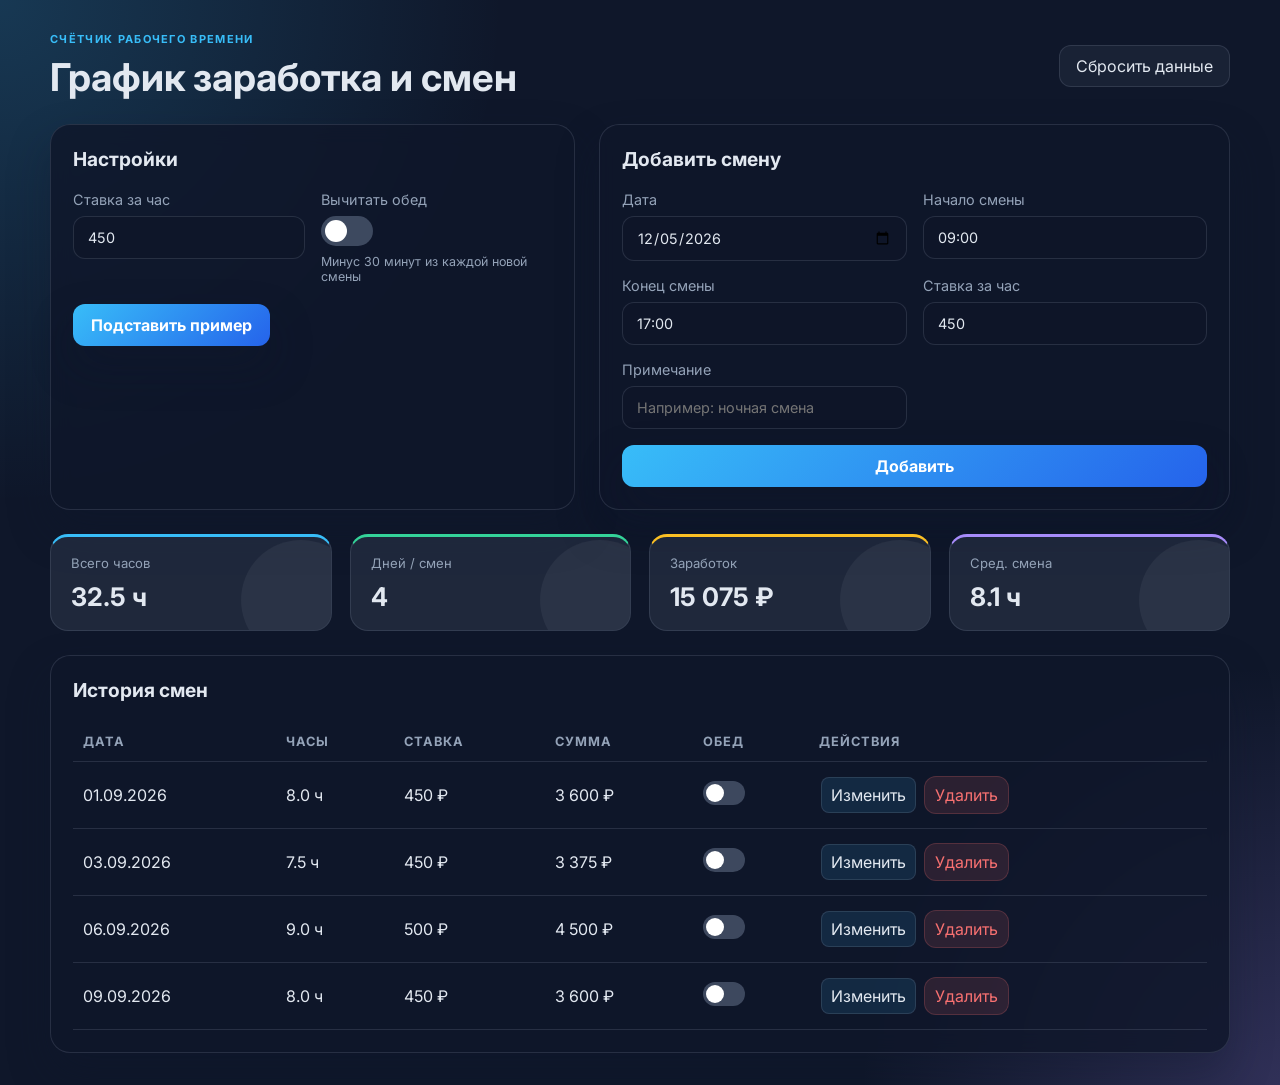
<file: index.html>
<!DOCTYPE html>
<html lang="ru">
  <head>
    <meta charset="UTF-8" />
    <meta name="viewport" content="width=device-width, initial-scale=1.0" />
    <title>Рабочее время и заработок</title>
    <link rel="preconnect" href="https://fonts.googleapis.com" />
    <link rel="preconnect" href="https://fonts.gstatic.com" crossorigin />
    <link href="https://fonts.googleapis.com/css2?family=Inter:wght@400;500;600;700;800&display=swap" rel="stylesheet" />
    <link rel="stylesheet" href="style.css?v=8" />
  </head>
  <body>
    <div class="app-shell">
      <header class="topbar">
        <div>
          <p class="eyebrow">Счётчик рабочего времени</p>
          <h1>График заработка и смен</h1>
        </div>
        <div class="topbar-actions">
          <button class="ghost-btn menu-toggle" id="menuToggle" type="button" aria-expanded="false" aria-controls="mobileMenu">☰</button>
          <button class="ghost-btn back-btn" id="backToHomeBtn" type="button">← Назад</button>
          <button class="ghost-btn reset-btn" id="resetDataBtn" type="button">Сбросить данные</button>
        </div>
      </header>

      <nav class="mobile-menu" id="mobileMenu" aria-label="Дополнительные разделы">
        <a class="home-link" href="index.html">Главная — добавить смену</a>
        <a href="index.html?view=report">История смен</a>
      </nav>

      <main class="dashboard">
        <section class="panel settings-panel">
          <div class="panel-header">
            <h2>Настройки</h2>
          </div>

          <div class="field-grid">
            <label class="field">
              <span>Ставка за час</span>
              <input id="hourRateInput" type="number" min="0" step="0.01" value="450" />
            </label>

            <label class="field checkbox-field">
              <span>Вычитать обед</span>
              <span class="switch-control">
                <input id="lunchBreakInput" type="checkbox" />
                <span class="switch-slider"></span>
              </span>
              <small>Минус 30 минут из каждой новой смены</small>
            </label>
          </div>

          <div class="quick-actions">
            <button id="useExampleBtn" type="button" class="primary-btn">Подставить пример</button>
          </div>
        </section>

        <section class="panel form-panel">
          <div class="panel-header">
            <h2>Добавить смену</h2>
          </div>

          <form id="shiftForm">
            <div class="field-grid">
              <label class="field">
                <span>Дата</span>
                <input id="dateInput" type="date" required />
              </label>

              <label class="field">
                <span>Начало смены</span>
                <input id="startTimeInput" type="text" inputmode="numeric" placeholder="Например, 16:00" value="09:00" maxlength="5" required />
              </label>

              <label class="field">
                <span>Конец смены</span>
                <input id="endTimeInput" type="text" inputmode="numeric" placeholder="Например, 04:00" value="17:00" maxlength="5" required />
              </label>

              <label class="field">
                <span>Ставка за час</span>
                <input id="shiftRateInput" type="number" min="0" step="0.01" value="450" />
              </label>

              <label class="field">
                <span>Примечание</span>
                <input id="noteInput" type="text" placeholder="Например: ночная смена" />
              </label>
            </div>

            <button id="shiftSubmitBtn" type="submit" class="primary-btn wide">Добавить</button>
            <button id="cancelEditBtn" type="button" class="ghost-btn wide" hidden>Отменить редактирование</button>
          </form>
        </section>

        <section class="stats-grid" aria-label="Итоги">
          <article class="stat-card accent-blue">
            <p>Всего часов</p>
            <h3 id="totalHours">0</h3>
          </article>
          <article class="stat-card accent-green">
            <p>Дней / смен</p>
            <h3 id="totalShifts">0</h3>
          </article>
          <article class="stat-card accent-orange">
            <p>Заработок</p>
            <h3 id="totalEarned">0 ₽</h3>
          </article>
          <article class="stat-card accent-purple">
            <p>Сред. смена</p>
            <h3 id="averageShift">0 ч</h3>
          </article>
        </section>

        <section class="panel calendar-panel">
          <div class="panel-header calendar-header">
            <h2>Календарь рабочих дней</h2>
            <div class="calendar-controls">
              <button class="ghost-btn calendar-nav-btn" id="previousMonthBtn" type="button" aria-label="Предыдущий месяц">‹</button>
              <strong id="calendarMonthLabel"></strong>
              <button class="ghost-btn calendar-nav-btn" id="nextMonthBtn" type="button" aria-label="Следующий месяц">›</button>
            </div>
          </div>
          <div id="calendar" class="calendar" aria-live="polite"></div>
          <div class="calendar-legend">
            <span><i class="legend-dot worked"></i> Работал</span>
            <span><i class="legend-dot day-off"></i> Выходной</span>
          </div>
        </section>

        <section class="panel chart-panel">
          <div class="panel-header">
            <h2>График по дням</h2>
          </div>
          <div id="chart" class="chart" aria-live="polite"></div>
        </section>

        <section class="panel table-panel">
          <div class="panel-header">
            <h2>История смен</h2>
          </div>

          <div class="table-wrap">
            <table>
              <thead>
                <tr>
                  <th>Дата</th>
                  <th>Часы</th>
                  <th>Ставка</th>
                  <th>Сумма</th>
                  <th>Обед</th>
                  <th>Действия</th>
                </tr>
              </thead>
              <tbody id="entriesTableBody"></tbody>
            </table>
          </div>
        </section>
      </main>
    </div>

    <script src="script.js?v=10"></script>
  </body>
</html>
</file>
<file: style.css>
:root {
  --bg: #0f172a;
  --bg-soft: #111827;
  --panel: rgba(15, 23, 42, 0.82);
  --panel-strong: #1e293b;
  --panel-alt: #0b1120;
  --card: rgba(148, 163, 184, 0.12);
  --text: #e2e8f0;
  --muted: #94a3b8;
  --line: rgba(148, 163, 184, 0.18);
  --blue: #38bdf8;
  --green: #34d399;
  --orange: #fbbf24;
  --purple: #a78bfa;
  --red: #f87171;
  --shadow: 0 20px 40px rgba(15, 23, 42, 0.35);
}

* {
  box-sizing: border-box;
}

html, body {
  margin: 0;
  min-height: 100%;
  font-family: "Inter", sans-serif;
  background:
    radial-gradient(circle at top left, rgba(56, 189, 248, 0.2), transparent 30%),
    radial-gradient(circle at bottom right, rgba(167, 139, 250, 0.22), transparent 25%),
    var(--bg);
  color: var(--text);
}

body {
  padding: 32px 20px;
}

button, input {
  font: inherit;
}

.app-shell {
  max-width: 1180px;
  margin: 0 auto;
}

.topbar {
  display: flex;
  justify-content: space-between;
  align-items: center;
  gap: 16px;
  margin-bottom: 24px;
}

.topbar-actions {
  display: flex;
  align-items: center;
  gap: 10px;
}

.menu-toggle {
  display: none;
}

.back-btn {
  display: none;
}

.mobile-menu {
  display: none;
}

.eyebrow {
  margin: 0;
  color: var(--blue);
  text-transform: uppercase;
  letter-spacing: 0.12em;
  font-size: 11px;
  font-weight: 700;
}

h1 {
  margin: 8px 0 0;
  font-size: clamp(2rem, 3vw, 3rem);
}

.ghost-btn,
.primary-btn,
.edit-btn,
.delete-btn {
  border: none;
  border-radius: 12px;
  cursor: pointer;
  transition: transform 0.18s ease, opacity 0.18s ease;
}

.ghost-btn:hover,
.primary-btn:hover,
.edit-btn:hover,
.delete-btn:hover {
  transform: translateY(-1px);
}

.ghost-btn {
  background: rgba(148, 163, 184, 0.08);
  color: var(--text);
  border: 1px solid var(--line);
  padding: 10px 16px;
}

.primary-btn {
  background: linear-gradient(135deg, var(--blue), #2563eb);
  color: white;
  padding: 11px 18px;
  font-weight: 700;
  box-shadow: var(--shadow);
}

.wide {
  width: 100%;
  margin-top: 16px;
}

.edit-btn,
.delete-btn {
  margin: 2px;
}

.edit-btn {
  border: 1px solid var(--line);
  border-radius: 8px;
  padding: 7px 9px;
  background: rgba(56, 189, 248, 0.12);
  color: var(--text);
  cursor: pointer;
}

.dashboard {
  display: grid;
  grid-template-columns: 1.25fr 1.5fr;
  gap: 24px;
}

.panel {
  background: var(--panel);
  border: 1px solid var(--line);
  border-radius: 20px;
  padding: 22px;
  box-shadow: var(--shadow);
  backdrop-filter: blur(10px);
  min-width: 0;
}

.dashboard > * {
  min-width: 0;
}

body.view-report .dashboard > * {
  display: none;
}

body.view-report .dashboard > .stats-grid,
body.view-report .dashboard > .calendar-panel,
body.view-report .dashboard > .chart-panel,
body.view-report .dashboard > .table-panel {
  display: block;
}

body:not(.view-report) .dashboard > .calendar-panel,
body:not(.view-report) .dashboard > .chart-panel {
  display: none;
}

.settings-panel,
.form-panel {
  min-height: 180px;
}

.panel-header {
  display: flex;
  justify-content: space-between;
  align-items: center;
  margin-bottom: 20px;
}

.panel-header h2 {
  margin: 0;
  font-size: 1.2rem;
}

.field-grid {
  display: grid;
  grid-template-columns: repeat(2, minmax(0, 1fr));
  gap: 16px;
}

.field {
  display: flex;
  flex-direction: column;
  gap: 8px;
  color: var(--muted);
  font-size: 0.9rem;
}

.field input {
  width: 100%;
  border: 1px solid var(--line);
  background: rgba(15, 23, 42, 0.8);
  color: var(--text);
  border-radius: 12px;
  padding: 12px 14px;
  outline: none;
}

.field input:focus {
  border-color: rgba(56, 189, 248, 0.9);
  box-shadow: 0 0 0 3px rgba(56, 189, 248, 0.12);
}

.checkbox-field {
  justify-content: center;
}

.checkbox-field small {
  color: var(--muted);
  font-size: 0.78rem;
}

.switch-control {
  position: relative;
  display: inline-block;
  width: 52px;
  height: 30px;
}

.switch-control input {
  position: absolute;
  opacity: 0;
  width: 0;
  height: 0;
}

.switch-slider {
  position: absolute;
  inset: 0;
  cursor: pointer;
  border-radius: 999px;
  background: rgba(100, 116, 139, 0.55);
  transition: background 0.2s ease;
}

.switch-slider::before {
  content: "";
  position: absolute;
  width: 22px;
  height: 22px;
  left: 4px;
  top: 4px;
  border-radius: 50%;
  background: white;
  transition: transform 0.2s ease;
}

.switch-control input:checked + .switch-slider {
  background: var(--blue);
}

.switch-control input:checked + .switch-slider::before {
  transform: translateX(22px);
}

.table-switch {
  position: relative;
  display: inline-block;
  width: 42px;
  height: 24px;
}

.table-switch input {
  position: absolute;
  opacity: 0;
  width: 0;
  height: 0;
}

.table-switch .switch-slider::before {
  width: 18px;
  height: 18px;
  left: 3px;
  top: 3px;
}

.table-switch input:checked + .switch-slider::before {
  transform: translateX(18px);
}

.table-switch input:checked + .switch-slider {
  background: var(--blue);
}

.quick-actions {
  margin-top: 20px;
}

.stats-grid {
  grid-column: 1 / -1;
  display: grid;
  grid-template-columns: repeat(4, minmax(0, 1fr));
  gap: 18px;
}

.stat-card {
  background: var(--card);
  border: 1px solid var(--line);
  border-radius: 18px;
  padding: 18px 20px;
  position: relative;
  overflow: hidden;
}

.stat-card::after {
  content: "";
  position: absolute;
  inset: auto -30px -30px auto;
  width: 120px;
  height: 120px;
  border-radius: 50%;
  background: rgba(255, 255, 255, 0.05);
}

.stat-card p {
  margin: 0;
  color: var(--muted);
  font-size: 0.82rem;
}

.stat-card h3 {
  margin: 10px 0 0;
  font-size: clamp(1.5rem, 2vw, 2.2rem);
}

.accent-blue { border-top: 3px solid var(--blue); }
.accent-green { border-top: 3px solid var(--green); }
.accent-orange { border-top: 3px solid var(--orange); }
.accent-purple { border-top: 3px solid var(--purple); }

.chart-panel,
.calendar-panel,
.table-panel {
  grid-column: 1 / -1;
}

.calendar-header {
  margin-bottom: 16px;
}

.calendar-controls {
  display: flex;
  align-items: center;
  gap: 14px;
  color: var(--text);
}

.calendar-nav-btn {
  padding: 5px 12px;
  font-size: 1.3rem;
  line-height: 1;
}

.calendar {
  display: grid;
  grid-template-columns: repeat(7, minmax(0, 1fr));
  gap: 8px;
}

.calendar-weekday {
  padding: 4px 8px;
  color: var(--muted);
  font-size: 0.75rem;
  font-weight: 700;
  text-align: center;
  text-transform: uppercase;
}

.calendar-cell {
  min-height: 92px;
  padding: 10px;
  border: 1px solid var(--line);
  border-radius: 12px;
  background: rgba(15, 23, 42, 0.58);
}

.calendar-empty {
  border-color: transparent;
  background: transparent;
}

.calendar-cell.is-worked {
  border-color: rgba(52, 211, 153, 0.55);
  background: rgba(52, 211, 153, 0.1);
}

.calendar-cell.is-day-off {
  background: rgba(148, 163, 184, 0.04);
}

.calendar-day {
  display: block;
  margin-bottom: 12px;
  font-size: 1rem;
}

.calendar-status,
.calendar-hours {
  display: block;
  font-size: 0.72rem;
}

.worked-status {
  color: var(--green);
  font-weight: 700;
}

.day-off-status {
  color: var(--muted);
}

.calendar-hours {
  margin-top: 5px;
  color: var(--text);
}

.calendar-legend {
  display: flex;
  gap: 18px;
  margin-top: 16px;
  color: var(--muted);
  font-size: 0.8rem;
}

.calendar-legend span {
  display: inline-flex;
  align-items: center;
  gap: 7px;
}

.legend-dot {
  width: 9px;
  height: 9px;
  border-radius: 50%;
}

.legend-dot.worked {
  background: var(--green);
}

.legend-dot.day-off {
  background: var(--muted);
}

.chart {
  display: flex;
  align-items: flex-end;
  gap: 12px;
  height: 220px;
  padding-top: 24px;
  border-radius: 16px;
  background: linear-gradient(180deg, rgba(15, 23, 42, 0.75), rgba(15, 23, 42, 0.9));
  border: 1px solid var(--line);
  padding-inline: 16px;
}

.bar-group {
  flex: 1;
  display: flex;
  flex-direction: column;
  align-items: center;
  justify-content: end;
  gap: 8px;
  height: 100%;
}

.bar {
  width: 100%;
  max-width: 42px;
  min-height: 12px;
  border-radius: 10px 10px 0 0;
  background: linear-gradient(180deg, var(--blue), var(--purple));
  box-shadow: 0 10px 20px rgba(56, 189, 248, 0.25);
}

.bar-label {
  font-size: 0.7rem;
  color: var(--muted);
  text-align: center;
  white-space: nowrap;
}

.table-wrap {
  overflow-x: auto;
  max-width: 100%;
}

table {
  width: 100%;
  border-collapse: collapse;
  min-width: 700px;
}

th, td {
  padding: 12px 10px;
  border-bottom: 1px solid var(--line);
  text-align: left;
}

th {
  color: var(--muted);
  font-size: 0.8rem;
  text-transform: uppercase;
  letter-spacing: 0.08em;
}

tbody tr:hover {
  background: rgba(148, 163, 184, 0.04);
}

.delete-btn {
  background: rgba(248, 113, 113, 0.12);
  color: var(--red);
  border: 1px solid rgba(248, 113, 113, 0.2);
  padding: 8px 10px;
}

.empty-state {
  text-align: center;
  color: var(--muted);
  padding: 20px;
}

@media (max-width: 900px) {
  .dashboard {
    grid-template-columns: 1fr;
  }

  .stats-grid {
    grid-template-columns: repeat(2, minmax(0, 1fr));
  }

  .panel {
    padding: 18px;
  }
}

@media (max-width: 640px) {
  body {
    padding: 16px 10px;
  }

  .topbar {
    flex-direction: column;
    align-items: flex-start;
    gap: 12px;
    margin-bottom: 16px;
  }

  .topbar-actions {
    width: 100%;
    justify-content: space-between;
  }

  .menu-toggle {
    display: block;
    min-width: 46px;
    padding: 10px 12px;
    font-size: 1.15rem;
  }

  body.view-report .back-btn {
    display: block;
  }

  .reset-btn {
    flex: 1;
  }

  .mobile-menu {
    display: none;
    margin: -4px 0 16px;
    padding: 8px;
    border: 1px solid var(--line);
    border-radius: 14px;
    background: var(--panel);
  }

  body.menu-open .mobile-menu {
    display: grid;
    gap: 6px;
  }

  .mobile-menu a {
    padding: 12px;
    border-radius: 10px;
    color: var(--text);
    background: rgba(148, 163, 184, 0.08);
    text-decoration: none;
  }

  .mobile-menu a:active {
    background: rgba(56, 189, 248, 0.18);
  }

  .mobile-menu .home-link {
    color: var(--blue);
    font-weight: 700;
  }

  .chart-panel,
  .calendar-panel {
    display: none;
  }

  body.view-report .stats-grid,
  body.view-report .calendar-panel,
  body.view-report .chart-panel,
  body.view-report .table-panel {
    display: block;
  }

  body.view-report .chart-panel,
  body.view-report .table-panel {
    display: block;
  }

  .panel {
    padding: 16px 12px;
    border-radius: 16px;
  }

  .panel-header {
    margin-bottom: 16px;
  }

  .calendar-header {
    align-items: flex-start;
    flex-direction: column;
    gap: 12px;
  }

  .calendar-controls {
    width: 100%;
    justify-content: space-between;
  }

  .field-grid,
  .stats-grid {
    grid-template-columns: 1fr;
  }

  .calendar {
    gap: 6px;
    overflow: hidden;
    padding-bottom: 0;
    grid-template-columns: repeat(7, minmax(0, 1fr));
  }

  .calendar-cell {
    min-height: 98px;
    padding: 9px 4px;
    border-radius: 9px;
    overflow: hidden;
  }

  .calendar-weekday {
    padding-inline: 0;
    font-size: 0.7rem;
  }

  .calendar-day {
    margin-bottom: 12px;
    font-size: 0.95rem;
  }

  .calendar-status,
  .calendar-hours {
    overflow-wrap: anywhere;
    font-size: 0.59rem;
    line-height: 1.35;
  }

  .calendar-legend {
    flex-wrap: wrap;
    gap: 10px 16px;
  }

  .chart {
    gap: 6px;
    padding-inline: 8px;
  }

  .bar-label {
    font-size: 0.6rem;
  }
}

@media (max-width: 380px) {
  h1 {
    font-size: 1.75rem;
  }

  .calendar {
    gap: 5px;
    grid-template-columns: repeat(7, minmax(0, 1fr));
  }

  .calendar-cell {
    min-height: 92px;
    padding: 8px 3px;
  }

  .calendar-status,
  .calendar-hours {
    font-size: 0.56rem;
  }
}
</file>
